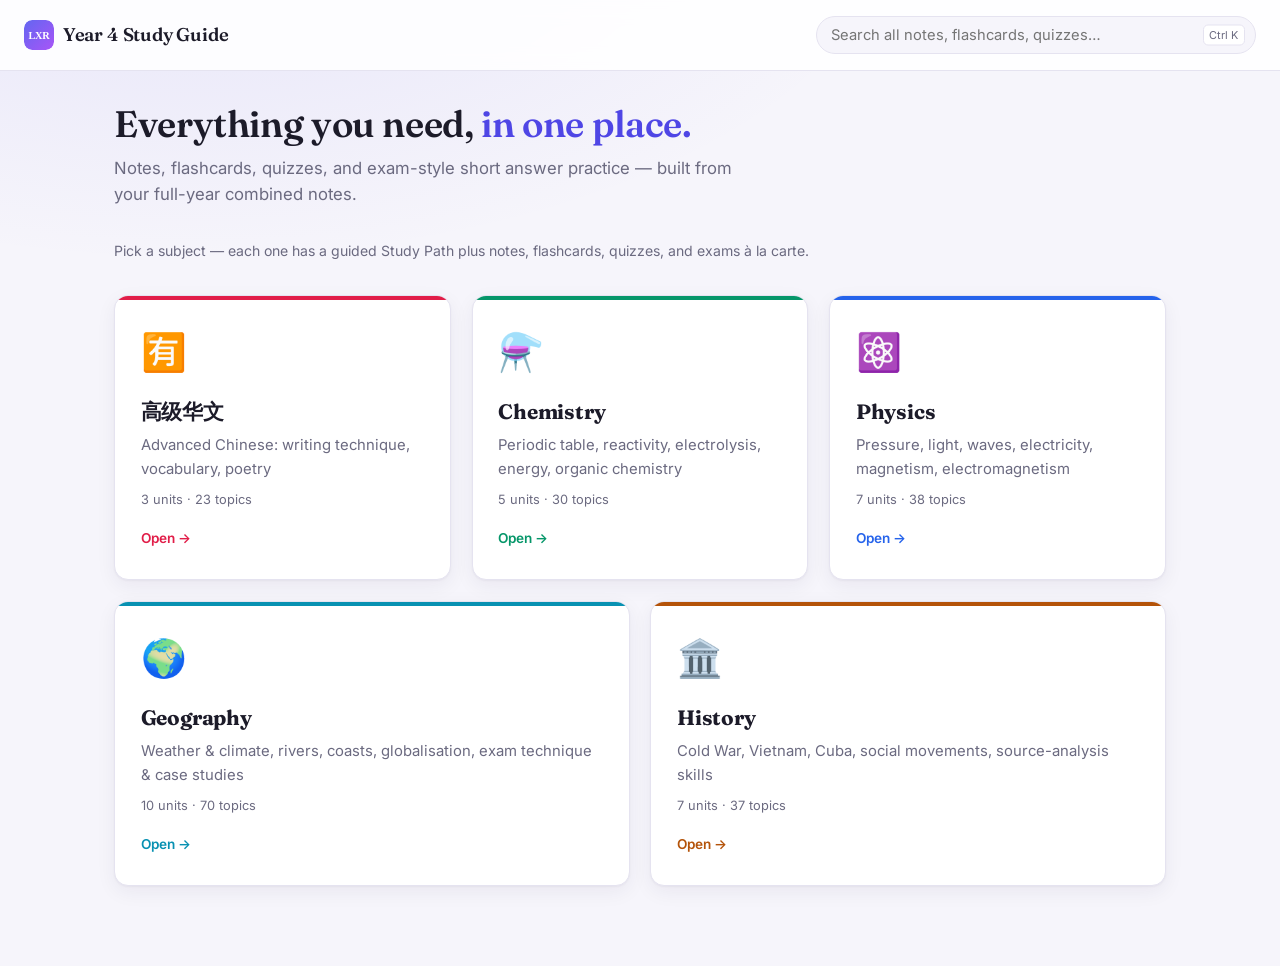
<file: index.html>
<!doctype html>
<html lang="en">
<head>
<meta charset="utf-8" />
<meta name="viewport" content="width=device-width, initial-scale=1" />
<meta name="robots" content="noindex, nofollow, noarchive, noimageindex" />
<title>Year 4 Study Guide</title>
<link rel="icon" type="image/svg+xml" href="assets/logo.svg" />
<link rel="manifest" href="manifest.webmanifest" />
<meta name="theme-color" content="#6366f1" />
<link rel="apple-touch-icon" href="assets/apple-touch-icon.png" />
<link rel="preconnect" href="https://fonts.googleapis.com" />
<link rel="preconnect" href="https://fonts.gstatic.com" crossorigin />
<link href="https://fonts.googleapis.com/css2?family=Fraunces:opsz,wght@9..144,500;9..144,600&family=Inter:wght@400;500;600;700&display=swap" rel="stylesheet" />
<link rel="stylesheet" href="assets/style.css" />
</head>
<body>
<header class="site-header">
  <a class="brand" href="index.html"><img src="assets/logo.svg" alt="" class="brand-logo" />Year 4 Study Guide</a>
</header>
<main class="container">
  <section class="hero">
    <h1>Everything you need, <span class="hero-highlight">in one place.</span></h1>
    <p>Notes, flashcards, quizzes, and exam-style short answer practice — built from your full-year combined notes.</p>
  </section>
  <section class="dash" id="dash"></section>
  <div class="subject-grid" id="subject-grid"></div>
</main>
<script src="assets/app.js"></script>
<script src="assets/srs.js"></script>
<script src="assets/home.js"></script>
</body>
</html>
</file>
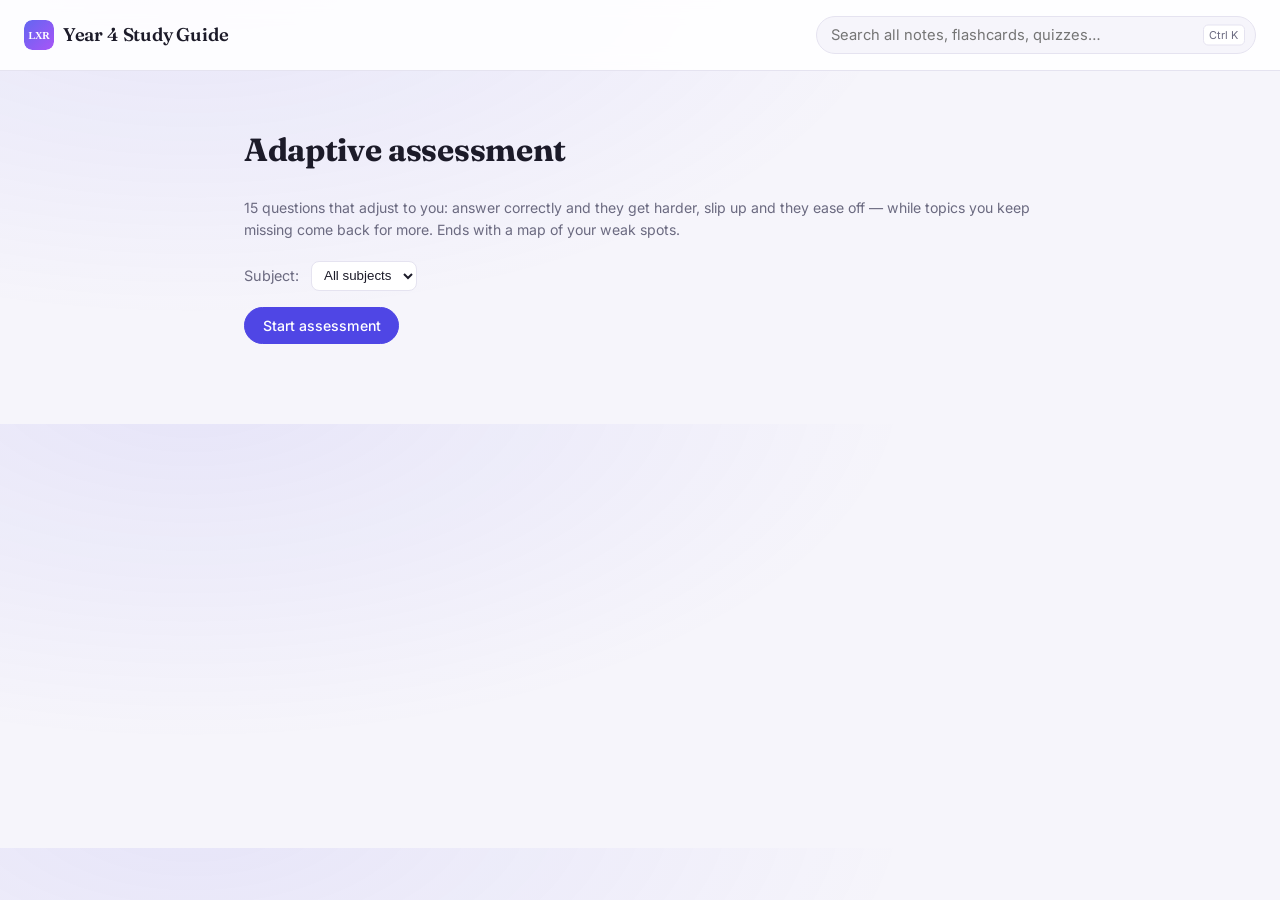
<file: assess.html>
<!doctype html>
<html lang="en">
<head>
<meta charset="utf-8" />
<meta name="viewport" content="width=device-width, initial-scale=1" />
<meta name="robots" content="noindex, nofollow, noarchive, noimageindex" />
<title>Adaptive Assessment — Year 4 Study Guide</title>
<link rel="icon" type="image/svg+xml" href="assets/logo.svg" />
<link rel="manifest" href="manifest.webmanifest" />
<meta name="theme-color" content="#6366f1" />
<link rel="apple-touch-icon" href="assets/apple-touch-icon.png" />
<link rel="preconnect" href="https://fonts.googleapis.com" />
<link rel="preconnect" href="https://fonts.gstatic.com" crossorigin />
<link href="https://fonts.googleapis.com/css2?family=Fraunces:opsz,wght@9..144,500;9..144,600&family=Inter:wght@400;500;600;700&display=swap" rel="stylesheet" />
<link rel="stylesheet" href="assets/style.css" />
</head>
<body>
<header class="site-header">
  <a class="brand" href="index.html"><img src="assets/logo.svg" alt="" class="brand-logo" />Year 4 Study Guide</a>
</header>
<main class="container container-study">
  <div id="content">
    <p class="empty-state">Loading…</p>
  </div>
</main>
<script src="assets/app.js"></script>
<script src="assets/srs.js"></script>
<script src="assets/assess.js"></script>
</body>
</html>
</file>
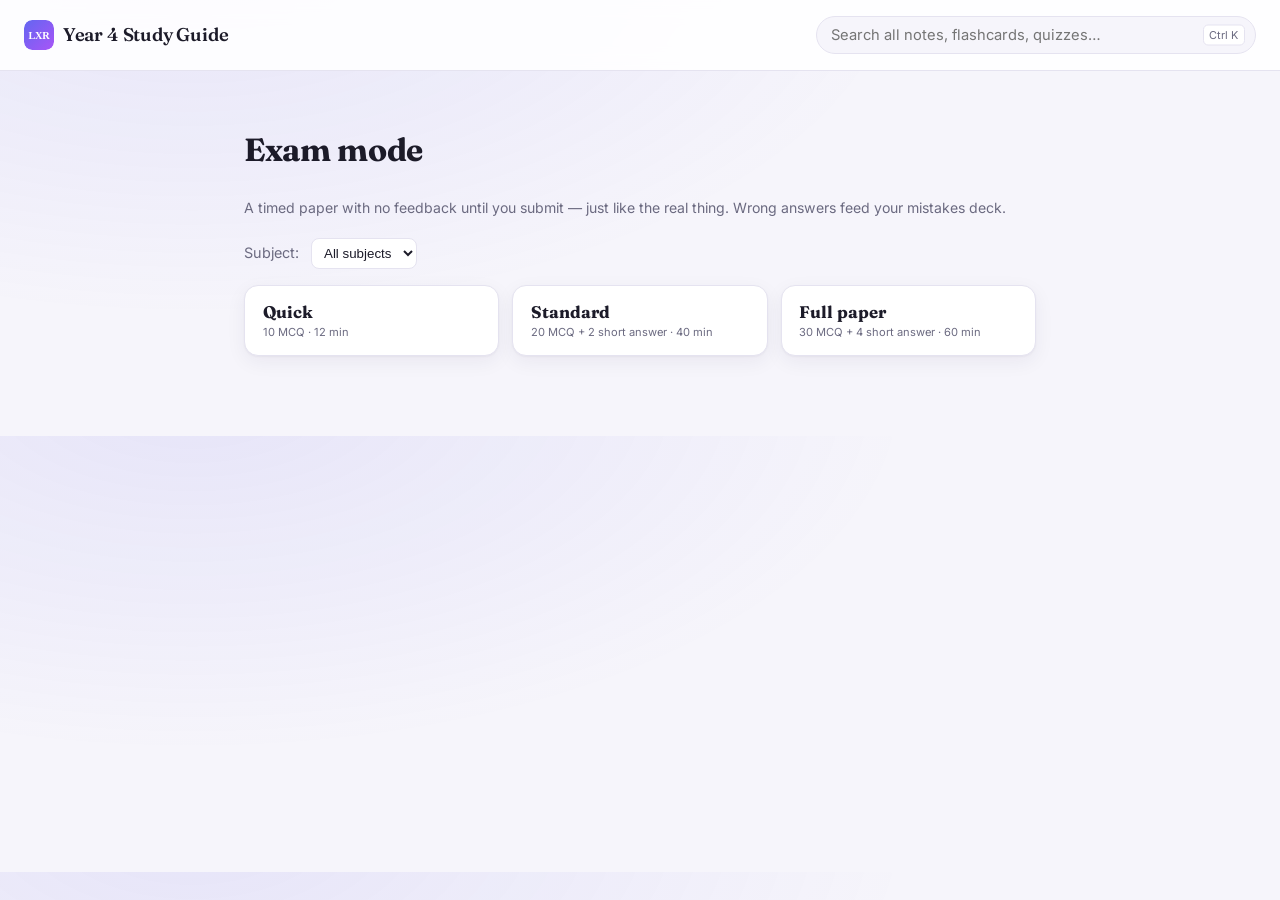
<file: exam.html>
<!doctype html>
<html lang="en">
<head>
<meta charset="utf-8" />
<meta name="viewport" content="width=device-width, initial-scale=1" />
<meta name="robots" content="noindex, nofollow, noarchive, noimageindex" />
<title>Exam Mode — Year 4 Study Guide</title>
<link rel="icon" type="image/svg+xml" href="assets/logo.svg" />
<link rel="manifest" href="manifest.webmanifest" />
<meta name="theme-color" content="#6366f1" />
<link rel="apple-touch-icon" href="assets/apple-touch-icon.png" />
<link rel="preconnect" href="https://fonts.googleapis.com" />
<link rel="preconnect" href="https://fonts.gstatic.com" crossorigin />
<link href="https://fonts.googleapis.com/css2?family=Fraunces:opsz,wght@9..144,500;9..144,600&family=Inter:wght@400;500;600;700&display=swap" rel="stylesheet" />
<link rel="stylesheet" href="assets/style.css" />
</head>
<body>
<header class="site-header">
  <a class="brand" href="index.html"><img src="assets/logo.svg" alt="" class="brand-logo" />Year 4 Study Guide</a>
</header>
<main class="container container-study">
  <div id="content">
    <p class="empty-state">Loading…</p>
  </div>
</main>
<script src="assets/app.js"></script>
<script src="assets/srs.js"></script>
<script src="assets/exam.js"></script>
</body>
</html>
</file>
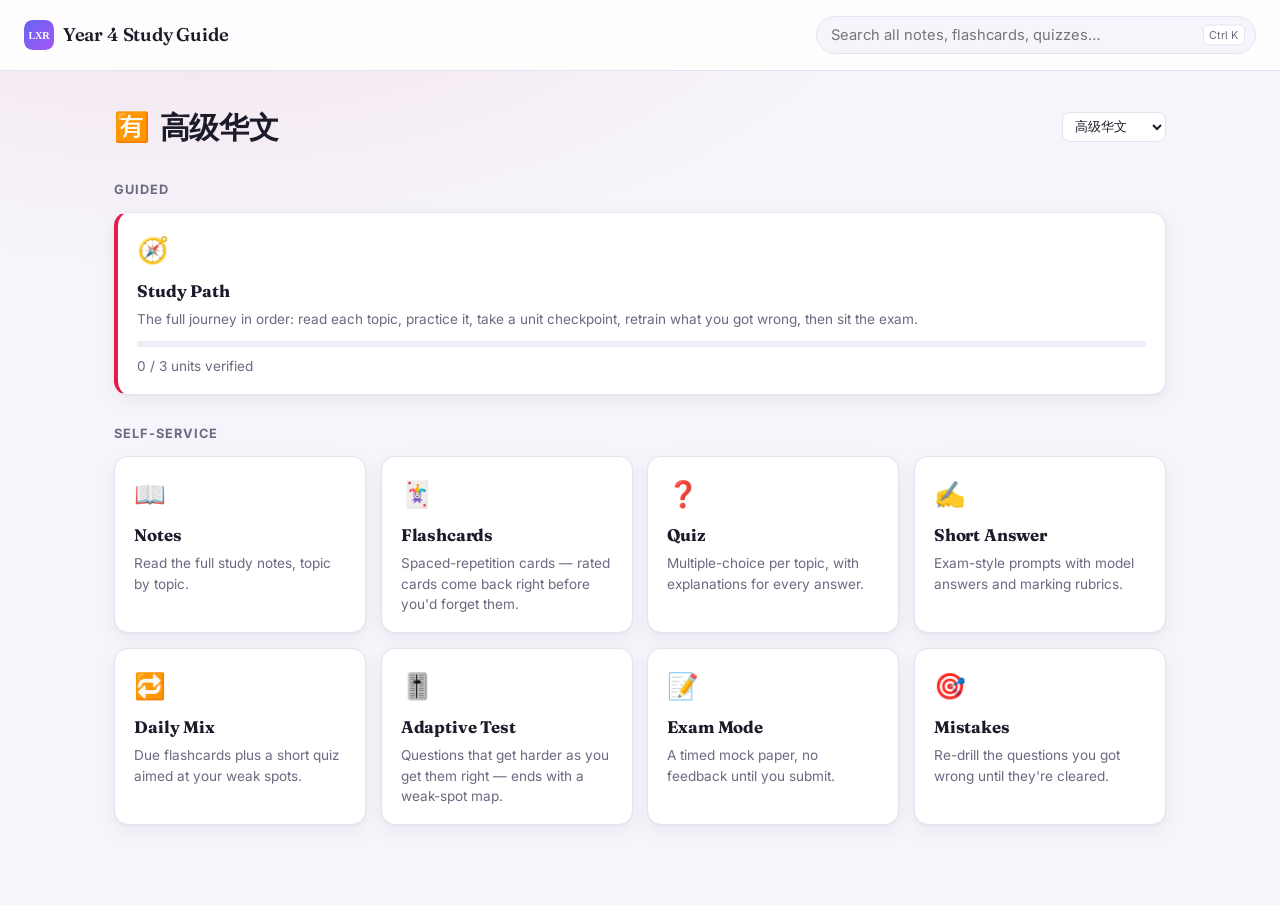
<file: hub.html>
<!doctype html>
<html lang="en">
<head>
<meta charset="utf-8" />
<meta name="viewport" content="width=device-width, initial-scale=1" />
<meta name="robots" content="noindex, nofollow, noarchive, noimageindex" />
<title>Subject Hub — Year 4 Study Guide</title>
<link rel="icon" type="image/svg+xml" href="assets/logo.svg" />
<link rel="manifest" href="manifest.webmanifest" />
<meta name="theme-color" content="#6366f1" />
<link rel="apple-touch-icon" href="assets/apple-touch-icon.png" />
<link rel="preconnect" href="https://fonts.googleapis.com" />
<link rel="preconnect" href="https://fonts.gstatic.com" crossorigin />
<link href="https://fonts.googleapis.com/css2?family=Fraunces:opsz,wght@9..144,500;9..144,600&family=Inter:wght@400;500;600;700&display=swap" rel="stylesheet" />
<link rel="stylesheet" href="assets/style.css" />
</head>
<body>
<header class="site-header">
  <a class="brand" href="index.html"><img src="assets/logo.svg" alt="" class="brand-logo" />Year 4 Study Guide</a>
</header>
<main class="container">
  <div id="content">
    <p class="empty-state">Loading…</p>
  </div>
</main>
<script src="assets/app.js"></script>
<script src="assets/srs.js"></script>
<script src="assets/hub.js"></script>
</body>
</html>
</file>
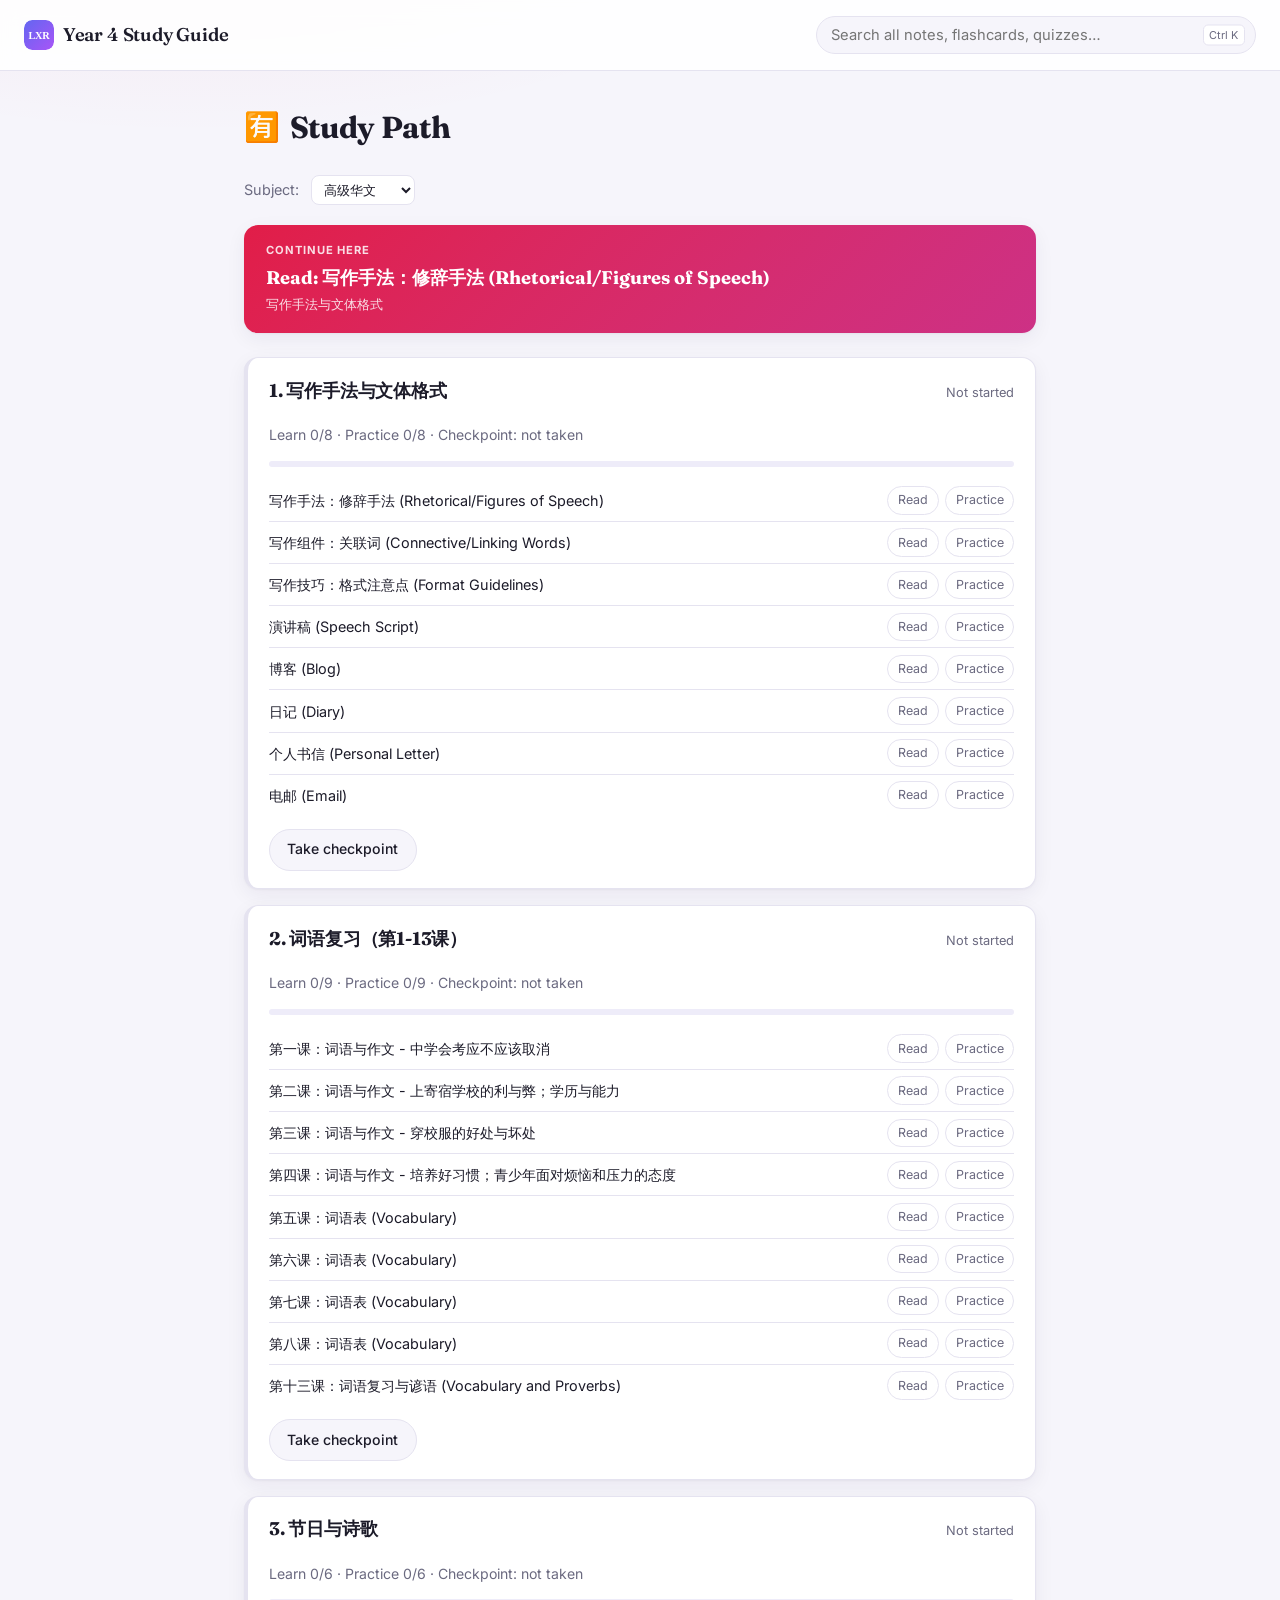
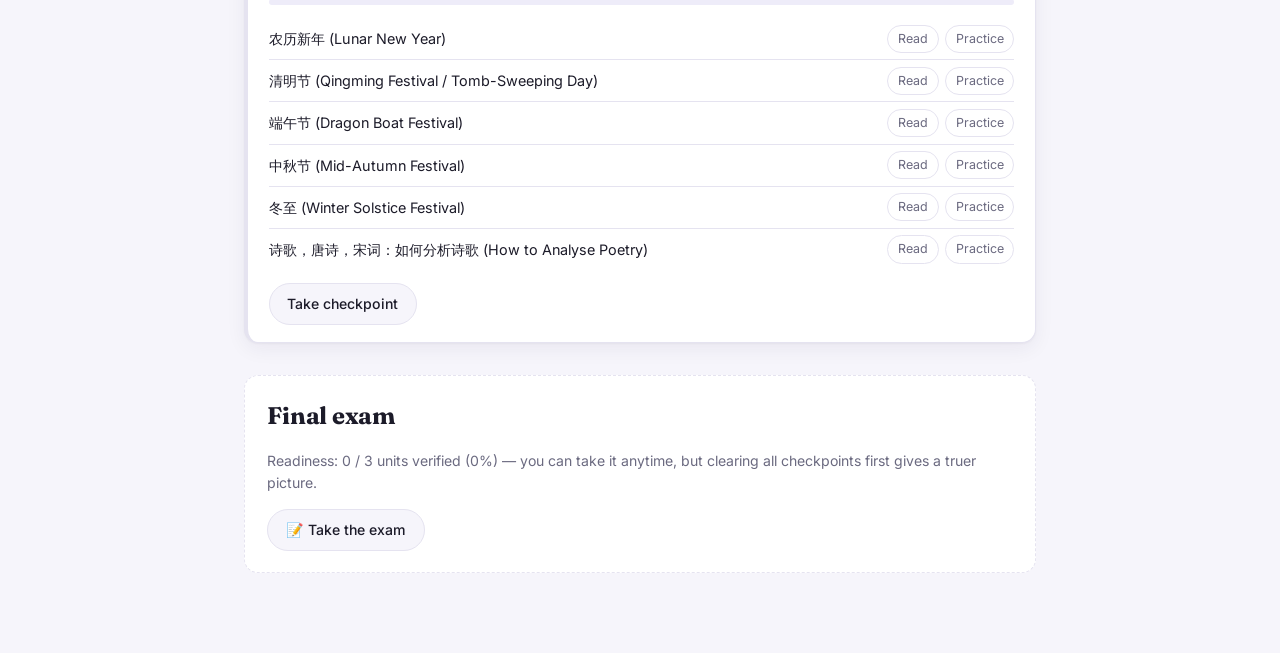
<file: path.html>
<!doctype html>
<html lang="en">
<head>
<meta charset="utf-8" />
<meta name="viewport" content="width=device-width, initial-scale=1" />
<meta name="robots" content="noindex, nofollow, noarchive, noimageindex" />
<title>Study Path — Year 4 Study Guide</title>
<link rel="icon" type="image/svg+xml" href="assets/logo.svg" />
<link rel="manifest" href="manifest.webmanifest" />
<meta name="theme-color" content="#6366f1" />
<link rel="apple-touch-icon" href="assets/apple-touch-icon.png" />
<link rel="preconnect" href="https://fonts.googleapis.com" />
<link rel="preconnect" href="https://fonts.gstatic.com" crossorigin />
<link href="https://fonts.googleapis.com/css2?family=Fraunces:opsz,wght@9..144,500;9..144,600&family=Inter:wght@400;500;600;700&display=swap" rel="stylesheet" />
<link rel="stylesheet" href="assets/style.css" />
</head>
<body>
<header class="site-header">
  <a class="brand" href="index.html"><img src="assets/logo.svg" alt="" class="brand-logo" />Year 4 Study Guide</a>
</header>
<main class="container container-study">
  <div id="content">
    <p class="empty-state">Loading…</p>
  </div>
</main>
<script src="assets/app.js"></script>
<script src="assets/srs.js"></script>
<script src="assets/path.js"></script>
</body>
</html>
</file>
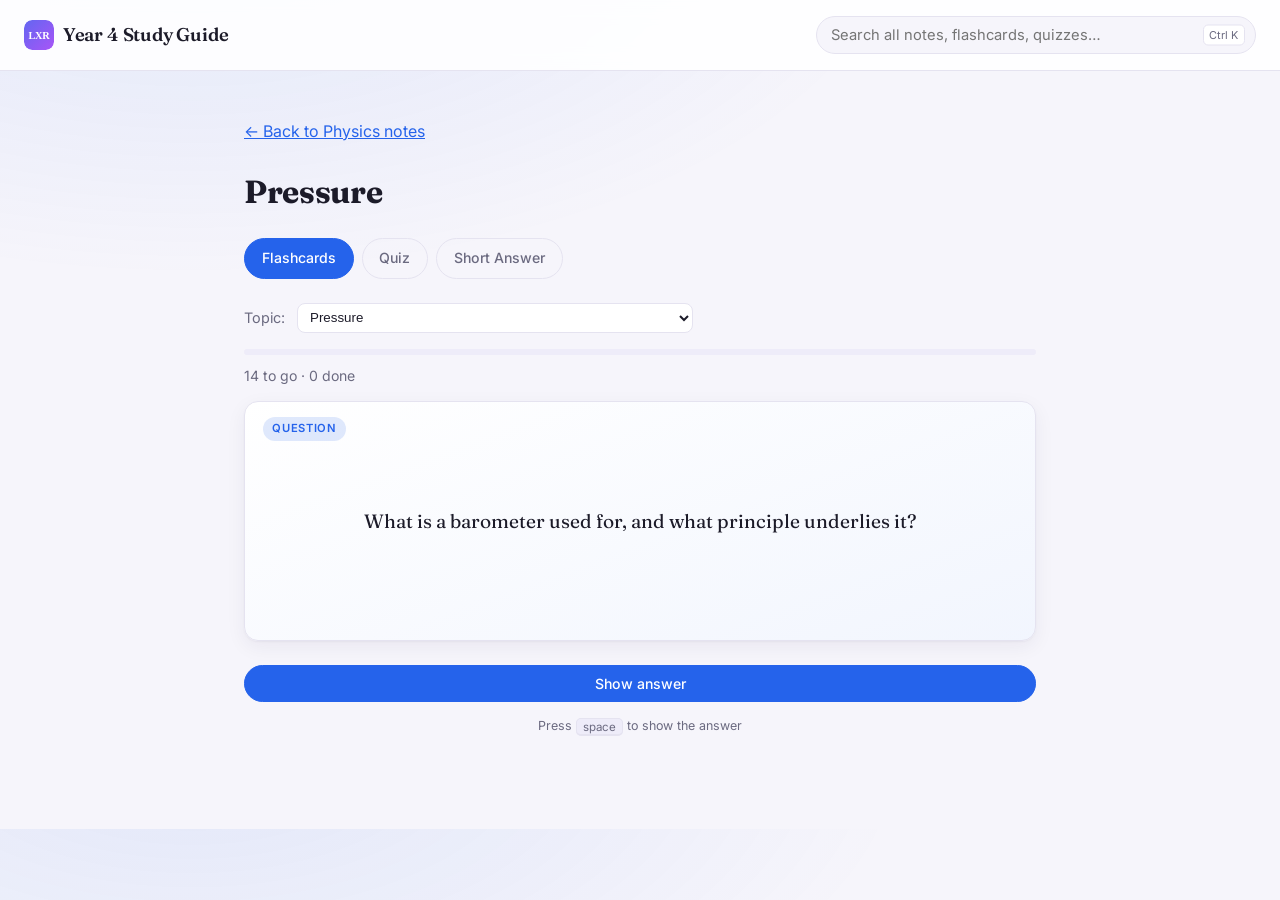
<file: practice.html>
<!doctype html>
<html lang="en">
<head>
<meta charset="utf-8" />
<meta name="viewport" content="width=device-width, initial-scale=1" />
<meta name="robots" content="noindex, nofollow, noarchive, noimageindex" />
<title>Practice — Year 4 Study Guide</title>
<link rel="icon" type="image/svg+xml" href="assets/logo.svg" />
<link rel="manifest" href="manifest.webmanifest" />
<meta name="theme-color" content="#6366f1" />
<link rel="apple-touch-icon" href="assets/apple-touch-icon.png" />
<link rel="preconnect" href="https://fonts.googleapis.com" />
<link rel="preconnect" href="https://fonts.gstatic.com" crossorigin />
<link href="https://fonts.googleapis.com/css2?family=Fraunces:opsz,wght@9..144,500;9..144,600&family=Inter:wght@400;500;600;700&display=swap" rel="stylesheet" />
<link rel="stylesheet" href="assets/style.css" />
</head>
<body>
<header class="site-header">
  <a class="brand" href="index.html"><img src="assets/logo.svg" alt="" class="brand-logo" />Year 4 Study Guide</a>
</header>
<main class="container container-study">
  <div id="content">
    <p class="empty-state">Loading…</p>
  </div>
</main>
<script src="assets/app.js"></script>
<script src="assets/srs.js"></script>
<script src="assets/practice.js"></script>
</body>
</html>
</file>
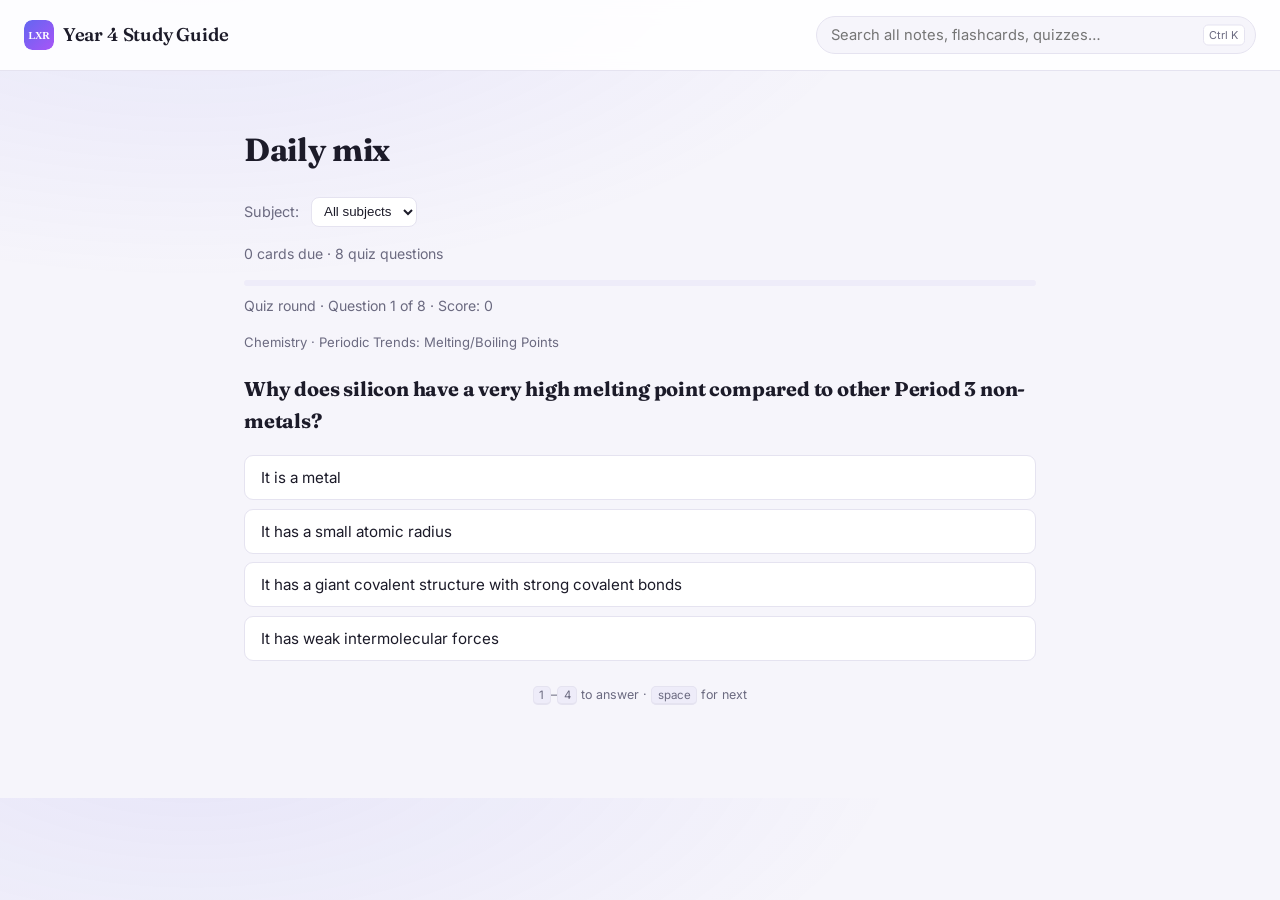
<file: review.html>
<!doctype html>
<html lang="en">
<head>
<meta charset="utf-8" />
<meta name="viewport" content="width=device-width, initial-scale=1" />
<meta name="robots" content="noindex, nofollow, noarchive, noimageindex" />
<title>Daily Mix — Year 4 Study Guide</title>
<link rel="icon" type="image/svg+xml" href="assets/logo.svg" />
<link rel="manifest" href="manifest.webmanifest" />
<meta name="theme-color" content="#6366f1" />
<link rel="apple-touch-icon" href="assets/apple-touch-icon.png" />
<link rel="preconnect" href="https://fonts.googleapis.com" />
<link rel="preconnect" href="https://fonts.gstatic.com" crossorigin />
<link href="https://fonts.googleapis.com/css2?family=Fraunces:opsz,wght@9..144,500;9..144,600&family=Inter:wght@400;500;600;700&display=swap" rel="stylesheet" />
<link rel="stylesheet" href="assets/style.css" />
</head>
<body>
<header class="site-header">
  <a class="brand" href="index.html"><img src="assets/logo.svg" alt="" class="brand-logo" />Year 4 Study Guide</a>
</header>
<main class="container container-study">
  <div id="content">
    <p class="empty-state">Loading…</p>
  </div>
</main>
<script src="assets/app.js"></script>
<script src="assets/srs.js"></script>
<script src="assets/review.js"></script>
</body>
</html>
</file>
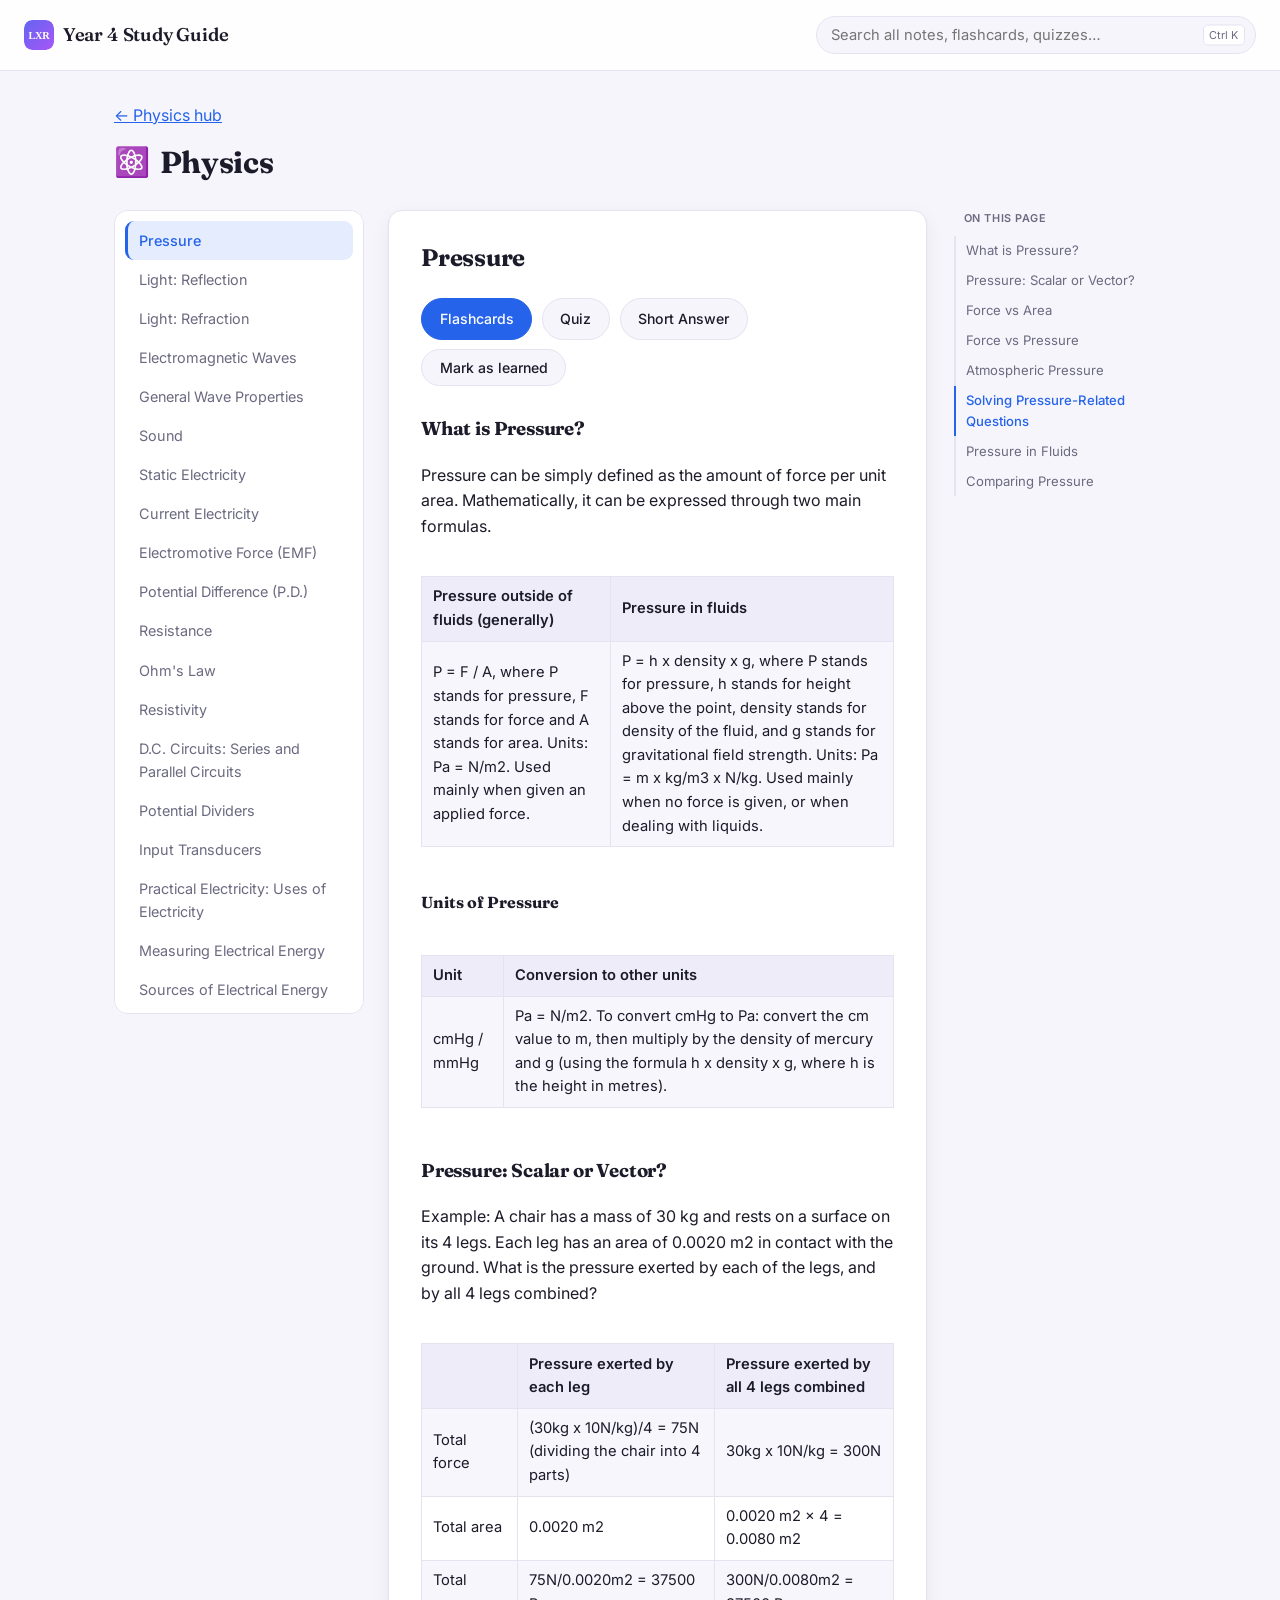
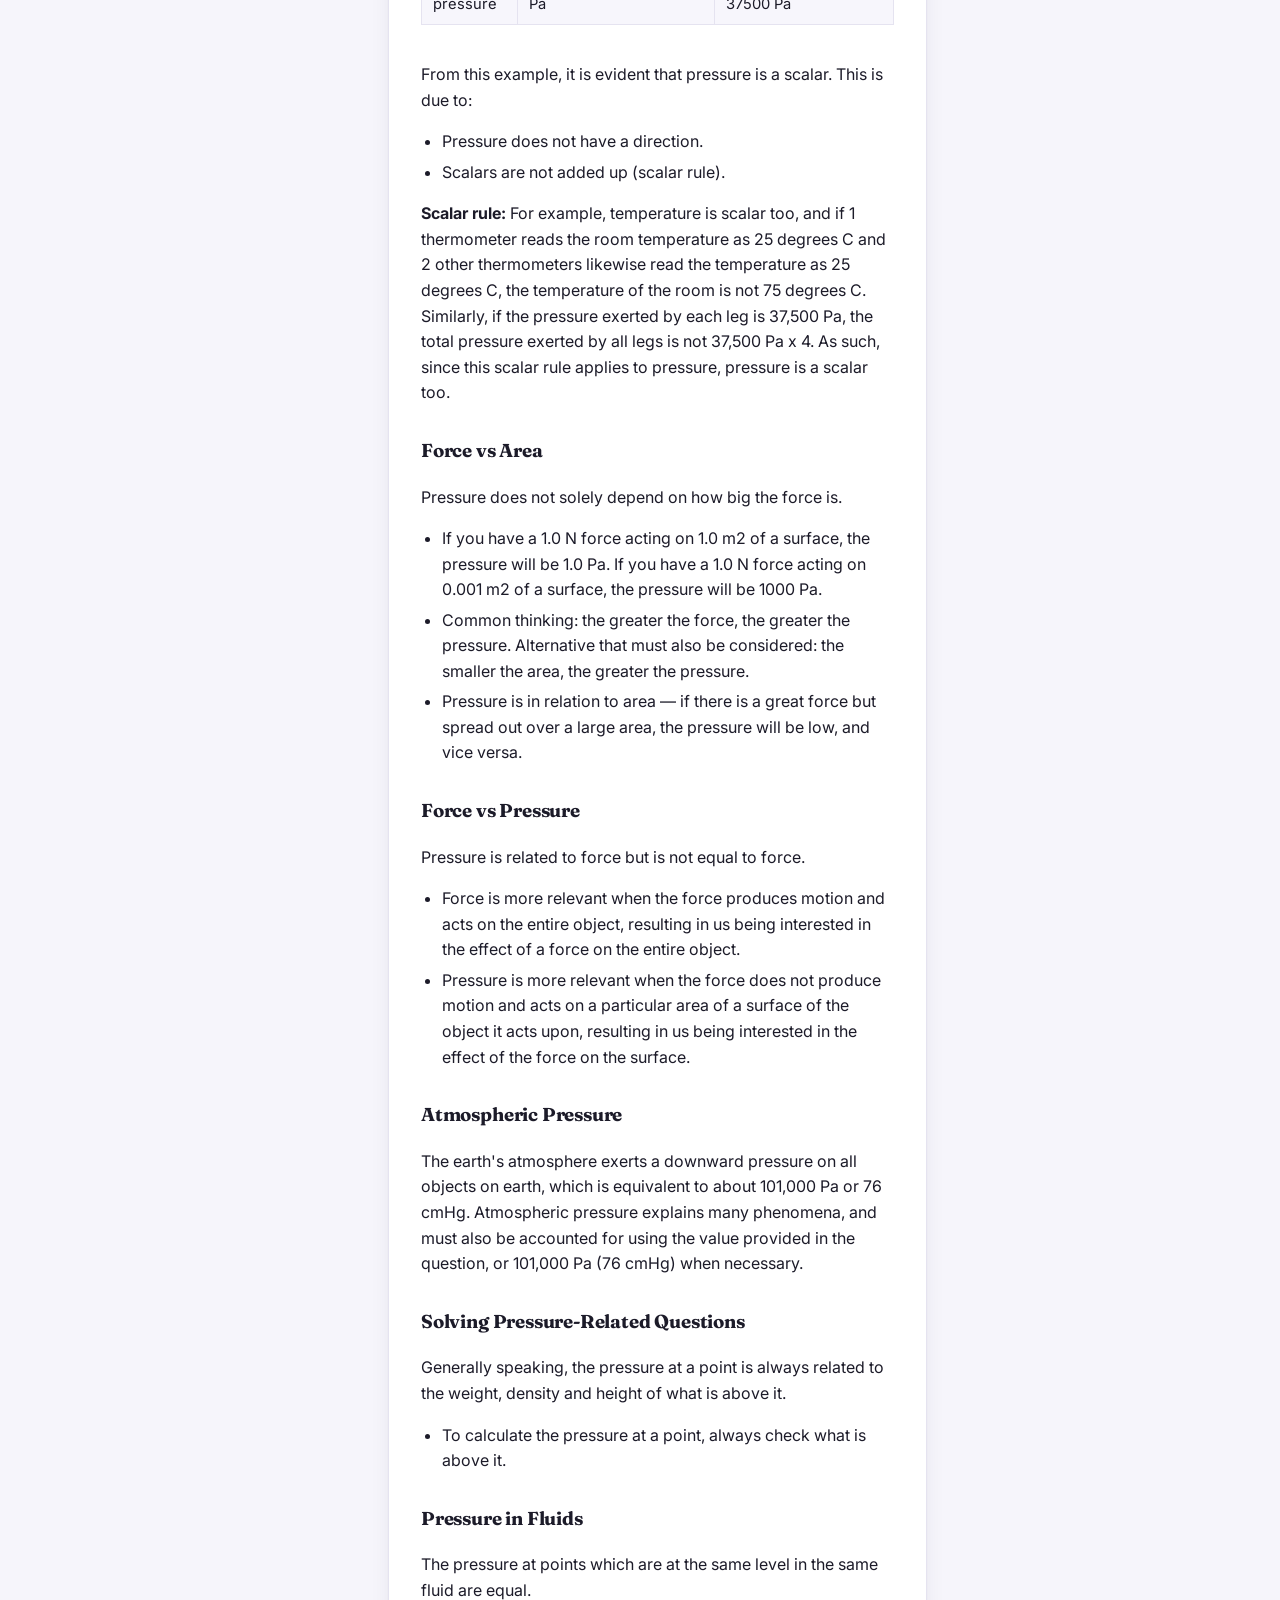
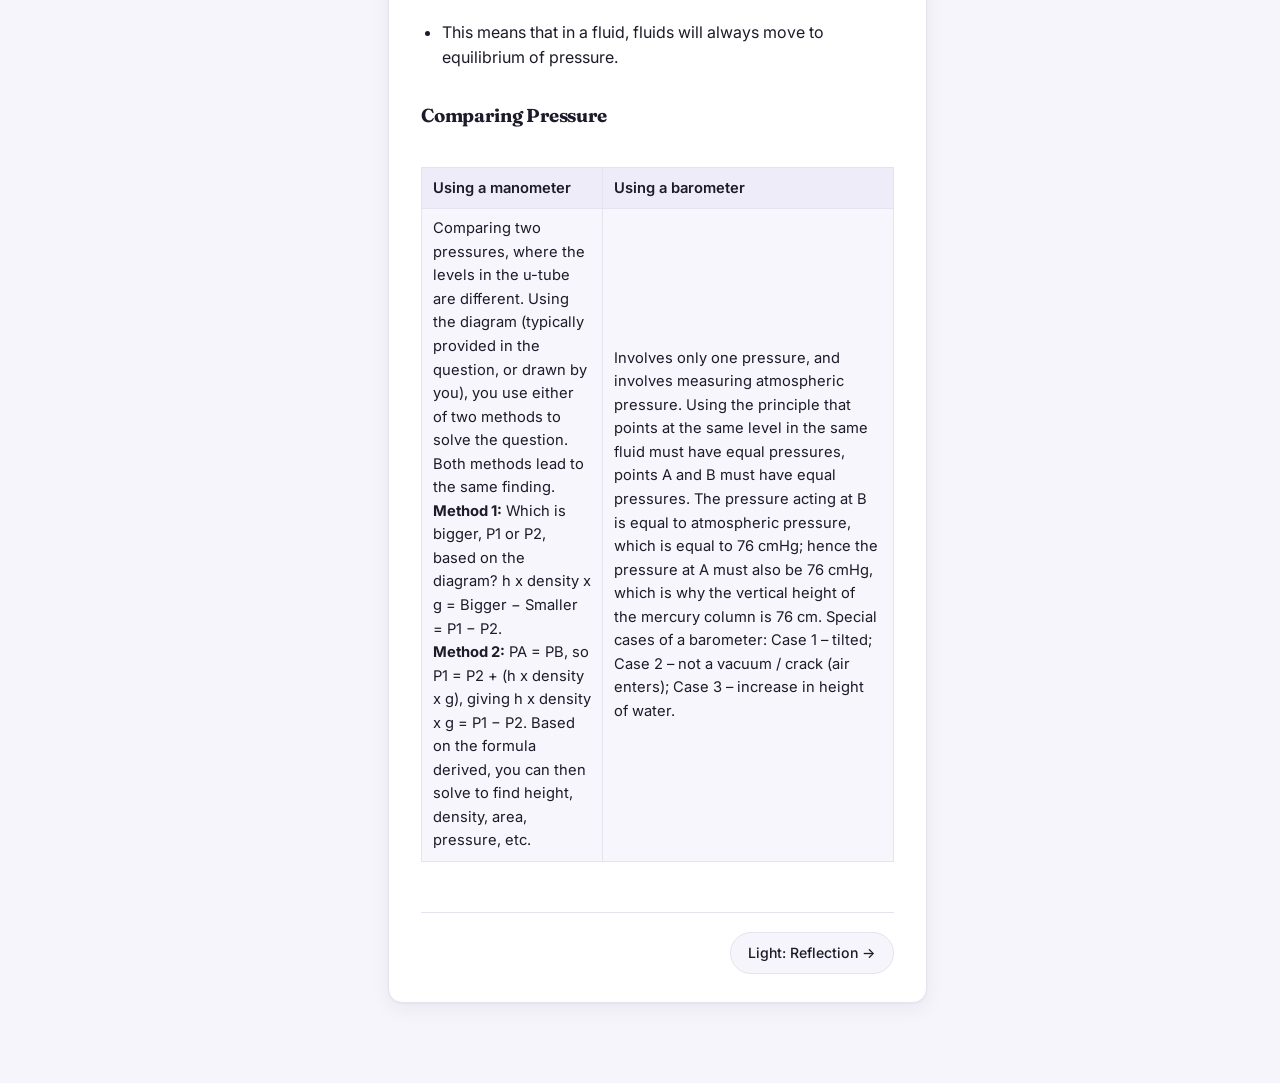
<file: subject.html>
<!doctype html>
<html lang="en">
<head>
<meta charset="utf-8" />
<meta name="viewport" content="width=device-width, initial-scale=1" />
<meta name="robots" content="noindex, nofollow, noarchive, noimageindex" />
<title>Subject — Year 4 Study Guide</title>
<link rel="icon" type="image/svg+xml" href="assets/logo.svg" />
<link rel="manifest" href="manifest.webmanifest" />
<meta name="theme-color" content="#6366f1" />
<link rel="apple-touch-icon" href="assets/apple-touch-icon.png" />
<link rel="preconnect" href="https://fonts.googleapis.com" />
<link rel="preconnect" href="https://fonts.gstatic.com" crossorigin />
<link href="https://fonts.googleapis.com/css2?family=Fraunces:opsz,wght@9..144,500;9..144,600&family=Inter:wght@400;500;600;700&display=swap" rel="stylesheet" />
<link rel="stylesheet" href="assets/style.css" />
</head>
<body>
<header class="site-header">
  <a class="brand" href="index.html"><img src="assets/logo.svg" alt="" class="brand-logo" />Year 4 Study Guide</a>
</header>
<main class="container">
  <div id="content">
    <p class="empty-state">Loading…</p>
  </div>
</main>
<script src="assets/app.js"></script>
<script src="assets/srs.js"></script>
<script src="assets/notes.js"></script>
</body>
</html>
</file>
<file: assets/style.css>
:root {
  --bg: #f6f5fb;
  --bg-soft: #eeecf9;
  --bg-elevated: #ffffff;
  --text: #1c1b29;
  --text-muted: #6b6a80;
  --border: #e5e3f0;
  --accent: #4f46e5;
  --accent-text: #ffffff;
  --good: #16a34a;
  --bad: #dc2626;
  --radius: 14px;
  --radius-sm: 9px;
  --shadow: 0 1px 2px rgba(30, 20, 60, 0.04), 0 6px 20px rgba(30, 20, 60, 0.06);
  --shadow-hover: 0 10px 30px rgba(30, 20, 60, 0.12);
  --font-display: "Fraunces", Georgia, serif;
  --font-body: "Inter", -apple-system, "Segoe UI", Roboto, Helvetica, Arial, sans-serif;
  font-family: var(--font-body);
}

@media (prefers-color-scheme: dark) {
  :root {
    --bg: #131320;
    --bg-soft: #1a1a2c;
    --bg-elevated: #1c1c2e;
    --text: #eeeef7;
    --text-muted: #a6a5bd;
    --border: #2c2c42;
    --accent: #9490f0;
    --accent-text: #14141f;
    --good: #4ade80;
    --bad: #f87171;
    --shadow: 0 1px 2px rgba(0, 0, 0, 0.2), 0 6px 24px rgba(0, 0, 0, 0.35);
    --shadow-hover: 0 12px 32px rgba(0, 0, 0, 0.45);
  }
}

* { box-sizing: border-box; }

select { max-width: 100%; }

html { scroll-behavior: smooth; }

body {
  margin: 0;
  background:
    radial-gradient(1200px 600px at 15% -10%, color-mix(in srgb, var(--accent) 10%, transparent), transparent 60%),
    var(--bg);
  color: var(--text);
  line-height: 1.6;
  transition: background 0.25s ease;
}

a { color: var(--accent); }

h1, h2, h3, .brand { font-family: var(--font-display); letter-spacing: -0.01em; }

header.site-header {
  display: flex;
  align-items: center;
  justify-content: space-between;
  gap: 1rem;
  padding: 1rem 1.5rem;
  background: color-mix(in srgb, var(--bg-elevated) 88%, transparent);
  backdrop-filter: blur(10px);
  border-bottom: 1px solid var(--border);
  position: sticky;
  top: 0;
  z-index: 10;
  flex-wrap: wrap;
  row-gap: 0.7rem;
}
@media (max-width: 560px) {
  header.site-header { padding: 0.8rem 1rem; }
}

header.site-header .brand {
  display: flex;
  align-items: center;
  gap: 0.55rem;
  font-weight: 600;
  text-decoration: none;
  color: var(--text);
  font-size: 1.15rem;
  white-space: nowrap;
}
.brand-logo { width: 30px; height: 30px; border-radius: 8px; flex-shrink: 0; }

#global-search {
  width: 100%;
  padding: 0.55rem 0.9rem;
  border-radius: 999px;
  border: 1px solid var(--border);
  background: var(--bg);
  color: var(--text);
  font-size: 0.92rem;
  font-family: var(--font-body);
  transition: border-color 0.15s ease, box-shadow 0.15s ease;
}
#global-search:focus {
  outline: none;
  border-color: var(--accent);
  box-shadow: 0 0 0 3px color-mix(in srgb, var(--accent) 18%, transparent);
}

#search-results {
  position: absolute;
  top: 100%;
  left: 0;
  right: 0;
  margin-top: 0.5rem;
  background: var(--bg-elevated);
  border: 1px solid var(--border);
  border-radius: var(--radius);
  box-shadow: var(--shadow-hover);
  max-height: 60vh;
  overflow-y: auto;
  display: none;
}
#search-results.open { display: block; }
#search-results a {
  display: flex;
  align-items: center;
  gap: 0.6rem;
  padding: 0.6rem 0.9rem;
  text-decoration: none;
  color: var(--text);
  border-bottom: 1px solid var(--border);
  font-size: 0.9rem;
}
#search-results a:last-child { border-bottom: none; }
#search-results a:hover { background: var(--bg-soft); }
#search-results small { color: var(--text-muted); display: block; font-weight: 400; }
.result-icon { font-size: 1.1rem; flex-shrink: 0; }
.search-wrap { position: relative; flex: 1; max-width: 440px; }
@media (max-width: 560px) {
  .search-wrap { flex-basis: 100%; max-width: 100%; order: 3; }
}

main.container {
  max-width: 1100px;
  margin: 0 auto;
  padding: 2rem 1.5rem 5rem;
}
@media (max-width: 560px) {
  main.container { padding: 1.25rem 1rem 3.5rem; }
}

.hero { max-width: 640px; margin-bottom: 2rem; }
.hero h1 { font-size: clamp(1.6rem, 5vw, 2.3rem); font-weight: 600; margin: 0 0 0.6rem; line-height: 1.15; }
.hero-highlight { color: var(--accent); }
.hero p { color: var(--text-muted); font-size: clamp(0.92rem, 2.5vw, 1.05rem); margin: 0; }

.subject-grid {
  display: grid;
  grid-template-columns: repeat(auto-fit, minmax(230px, 1fr));
  gap: 1.1rem;
}
/* balanced 3 + 2 bento layout for the five subjects on desktop */
@media (min-width: 900px) {
  .subject-grid { grid-template-columns: repeat(6, 1fr); gap: 1.3rem; }
  .subject-grid .subject-card { grid-column: span 2; padding: 1.7rem 1.6rem 1.8rem; }
  .subject-grid .subject-card:nth-last-child(-n + 2) { grid-column: span 3; }
  .subject-grid .subject-icon { font-size: 2.3rem; margin-bottom: 0.8rem; }
  .subject-grid .subject-card h3 { font-size: 1.3rem; }
  .subject-grid .subject-card p { font-size: 0.93rem; }
}
.card-meta {
  display: block;
  color: var(--text-muted);
  font-size: 0.8rem;
  margin: -0.4rem 0 0.9rem;
}

.subject-card {
  position: relative;
  display: block;
  background: var(--bg-elevated);
  border: 1px solid var(--border);
  border-radius: var(--radius);
  padding: 1.4rem 1.4rem 1.6rem;
  text-decoration: none;
  color: var(--text);
  box-shadow: var(--shadow);
  transition: transform 0.2s ease, box-shadow 0.2s ease, border-color 0.2s ease;
  overflow: hidden;
}
.subject-card::before {
  content: "";
  position: absolute;
  inset: 0 auto auto 0;
  width: 100%;
  height: 4px;
  background: var(--card-accent, var(--accent));
}
.subject-card:hover {
  transform: translateY(-4px);
  box-shadow: var(--shadow-hover);
  border-color: color-mix(in srgb, var(--card-accent, var(--accent)) 40%, var(--border));
}
.subject-icon { font-size: 1.8rem; display: block; margin-bottom: 0.6rem; }
.subject-card h3 { margin: 0 0 0.4rem; font-size: 1.15rem; }
.subject-card p { margin: 0 0 0.9rem; color: var(--text-muted); font-size: 0.9rem; }
.card-arrow { font-size: 0.85rem; font-weight: 600; color: var(--card-accent, var(--accent)); }

.subject-heading { display: flex; align-items: center; gap: 0.6rem; margin-bottom: 1.5rem; flex-wrap: wrap; }
.subject-heading-icon { font-size: 1.8rem; }
.subject-heading h1 { margin: 0; font-size: 1.9rem; }

.layout {
  display: grid;
  grid-template-columns: 260px 1fr;
  gap: 1.5rem;
  align-items: start;
}
@media (max-width: 800px) {
  .layout { grid-template-columns: 1fr; }
}

nav.sidebar {
  background: var(--bg-elevated);
  border: 1px solid var(--border);
  border-radius: var(--radius);
  padding: 0.6rem;
  position: sticky;
  top: 5rem;
  max-height: calc(100vh - 6rem);
  overflow-y: auto;
}
nav.sidebar a {
  display: block;
  padding: 0.5rem 0.7rem;
  border-radius: var(--radius-sm);
  text-decoration: none;
  color: var(--text-muted);
  font-size: 0.9rem;
  border-left: 3px solid transparent;
  transition: background 0.12s ease, color 0.12s ease;
}
nav.sidebar a:hover { background: var(--bg-soft); color: var(--text); }
nav.sidebar a.active {
  background: color-mix(in srgb, var(--accent) 12%, transparent);
  color: var(--accent);
  border-left-color: var(--accent);
  font-weight: 500;
}

@media (max-width: 800px) {
  nav.sidebar {
    position: static;
    max-height: none;
    display: flex;
    gap: 0.4rem;
    overflow-x: auto;
    -webkit-overflow-scrolling: touch;
    scrollbar-width: thin;
  }
  nav.sidebar a {
    flex-shrink: 0;
    white-space: nowrap;
    border: 1px solid var(--border);
    border-left: 1px solid var(--border);
    border-radius: 999px;
    padding: 0.4rem 0.85rem;
  }
  nav.sidebar a.active { border-color: var(--accent); border-left-color: var(--accent); }
}

.topic-panel {
  background: var(--bg-elevated);
  border: 1px solid var(--border);
  border-radius: var(--radius);
  padding: 1.75rem 2rem;
  box-shadow: var(--shadow);
}
.topic-panel h2 { margin-top: 0; font-size: 1.5rem; }
@media (max-width: 560px) {
  .topic-panel { padding: 1.25rem 1.1rem; }
  .topic-panel h2 { font-size: 1.3rem; }
}

.table-scroll { overflow-x: auto; margin: 1.2em 0; -webkit-overflow-scrolling: touch; }
.table-scroll table { margin: 0; }

.practice-buttons {
  display: flex;
  gap: 0.6rem;
  flex-wrap: wrap;
  margin: 1rem 0 1.75rem;
}

.btn {
  display: inline-block;
  padding: 0.55rem 1.1rem;
  border-radius: 999px;
  border: 1px solid var(--border);
  background: var(--bg);
  color: var(--text);
  text-decoration: none;
  font-size: 0.88rem;
  font-weight: 500;
  font-family: var(--font-body);
  cursor: pointer;
  transition: transform 0.12s ease, box-shadow 0.12s ease, background 0.12s ease;
}
.btn:hover { transform: translateY(-1px); box-shadow: var(--shadow); }
.btn.primary { background: var(--accent); color: var(--accent-text); border-color: var(--accent); }
.btn:disabled { opacity: 0.5; cursor: default; transform: none; box-shadow: none; }

.notes-body h3, .notes-body h4 { margin-top: 1.6em; font-family: var(--font-display); }
.notes-body h3:first-child, .notes-body h4:first-child { margin-top: 0; }
.notes-body ul { padding-left: 1.3em; }
.notes-body li { margin-bottom: 0.3em; }
.notes-body strong { color: var(--text); }
.notes-body table { border-collapse: collapse; width: 100%; min-width: 420px; margin: 1.2em 0; font-size: 0.92rem; }
.notes-body th, .notes-body td { border: 1px solid var(--border); padding: 0.55em 0.75em; text-align: left; }
.notes-body th { background: var(--bg-soft); font-family: var(--font-body); font-weight: 600; }
.notes-body tr:nth-child(even) td { background: color-mix(in srgb, var(--bg-soft) 45%, transparent); }

.mode-tabs { display: flex; gap: 0.5rem; margin-bottom: 1.5rem; flex-wrap: wrap; }
.mode-tabs a {
  padding: 0.5rem 1.05rem;
  border-radius: 999px;
  border: 1px solid var(--border);
  text-decoration: none;
  color: var(--text-muted);
  font-size: 0.88rem;
  font-weight: 500;
  transition: background 0.12s ease, color 0.12s ease, border-color 0.12s ease;
}
.mode-tabs a:hover { border-color: var(--accent); color: var(--text); }
.mode-tabs a.active { background: var(--accent); color: var(--accent-text); border-color: var(--accent); }

.flashcard-wrap { perspective: 1400px; margin-bottom: 1.5rem; }
.flashcard {
  position: relative;
  background: linear-gradient(160deg, var(--bg-elevated), color-mix(in srgb, var(--accent) 6%, var(--bg-elevated)));
  border: 1px solid var(--border);
  border-radius: var(--radius);
  box-shadow: var(--shadow);
  min-height: 240px;
  display: flex;
  align-items: center;
  justify-content: center;
  text-align: center;
  padding: 2.5rem 2rem;
  font-size: 1.2rem;
  font-family: var(--font-display);
  cursor: pointer;
  user-select: none;
  transition: transform 0.2s ease, box-shadow 0.2s ease;
}
.flashcard:hover { box-shadow: var(--shadow-hover); transform: translateY(-2px); }
@media (max-width: 560px) {
  .flashcard { min-height: 190px; padding: 1.75rem 1.25rem; font-size: 1.05rem; }
}
.flashcard .label {
  position: absolute;
  top: 0.9rem;
  left: 1.1rem;
  font-size: 0.7rem;
  font-family: var(--font-body);
  color: var(--accent);
  background: color-mix(in srgb, var(--accent) 14%, transparent);
  padding: 0.2rem 0.6rem;
  border-radius: 999px;
  text-transform: uppercase;
  letter-spacing: 0.06em;
  font-weight: 600;
}

.deck-controls, .quiz-controls { display: flex; justify-content: space-between; align-items: center; gap: 1rem; flex-wrap: wrap; }
@media (max-width: 560px) {
  .deck-controls { gap: 0.5rem; }
  .deck-controls .btn { flex: 1 1 auto; text-align: center; padding: 0.6rem 0.5rem; font-size: 0.82rem; }
}
.progress-text { color: var(--text-muted); font-size: 0.88rem; margin-bottom: 0.9rem; }

.progress-bar { height: 6px; border-radius: 999px; background: var(--bg-soft); overflow: hidden; margin-bottom: 0.6rem; }
.progress-bar > div { height: 100%; background: var(--accent); border-radius: 999px; transition: width 0.25s ease; }

.quiz-question { margin-bottom: 1.5rem; }
.quiz-question h3 { margin-bottom: 1.1rem; font-size: 1.25rem; }
.choice {
  display: block;
  width: 100%;
  text-align: left;
  padding: 0.75rem 1rem;
  margin-bottom: 0.55rem;
  border-radius: var(--radius-sm);
  border: 1px solid var(--border);
  background: var(--bg-elevated);
  color: var(--text);
  cursor: pointer;
  font-size: 0.95rem;
  font-family: var(--font-body);
  transition: border-color 0.12s ease, background 0.12s ease, transform 0.1s ease;
}
.choice:hover:not(:disabled) { border-color: var(--accent); transform: translateX(2px); }
.choice.correct { border-color: var(--good); background: color-mix(in srgb, var(--good) 15%, var(--bg-elevated)); }
.choice.incorrect { border-color: var(--bad); background: color-mix(in srgb, var(--bad) 15%, var(--bg-elevated)); }
.choice:disabled { cursor: default; }
.explanation { margin-top: 0.7rem; padding: 0.85rem 1rem; background: var(--bg-soft); border-radius: var(--radius-sm); font-size: 0.9rem; color: var(--text-muted); border-left: 3px solid var(--accent); }

.short-answer textarea {
  width: 100%;
  min-height: 150px;
  padding: 0.9rem;
  border-radius: var(--radius-sm);
  border: 1px solid var(--border);
  background: var(--bg-elevated);
  color: var(--text);
  font-family: var(--font-body);
  font-size: 0.95rem;
  resize: vertical;
  transition: border-color 0.15s ease, box-shadow 0.15s ease;
}
.short-answer textarea:focus {
  outline: none;
  border-color: var(--accent);
  box-shadow: 0 0 0 3px color-mix(in srgb, var(--accent) 15%, transparent);
}
.rubric { margin-top: 1.1rem; padding: 1.1rem 1.3rem; background: var(--bg-soft); border-radius: var(--radius); border-left: 3px solid var(--accent); }
.rubric strong { font-family: var(--font-display); }
.rubric ul { margin: 0.5em 0 0; }

.empty-state { color: var(--text-muted); text-align: center; padding: 3rem 1rem; }

.score-summary { text-align: center; padding: 2.5rem 1rem; }
.score-summary .big { font-size: 2.8rem; font-weight: 600; font-family: var(--font-display); color: var(--accent); }

/* ---- homepage dashboard ---- */
.dash { margin-bottom: 2rem; }
.stat-row {
  display: grid;
  grid-template-columns: repeat(auto-fit, minmax(150px, 1fr));
  gap: 0.8rem;
  margin-bottom: 1rem;
}
.stat-card {
  display: block;
  background: var(--bg-elevated);
  border: 1px solid var(--border);
  border-radius: var(--radius);
  padding: 0.9rem 1.1rem;
  text-decoration: none;
  color: var(--text);
  box-shadow: var(--shadow);
  transition: border-color 0.15s ease, transform 0.15s ease;
}
a.stat-card:hover { border-color: var(--accent); transform: translateY(-2px); }
.stat-big { display: block; font-size: 1.7rem; font-weight: 600; font-family: var(--font-display); color: var(--accent); line-height: 1.2; }
.stat-label { color: var(--text-muted); font-size: 0.82rem; }
.dash-actions { display: flex; gap: 0.6rem; flex-wrap: wrap; align-items: center; }

.streak-bar {
  display: flex;
  align-items: center;
  gap: 0.8rem;
  flex-wrap: wrap;
  background: var(--bg-elevated);
  border: 1px solid var(--border);
  border-radius: var(--radius);
  padding: 0.7rem 1.1rem;
  box-shadow: var(--shadow);
  margin-bottom: 1rem;
}
.streak-bar .stat-big { font-size: 1.4rem; }
.streak-bar .activity-strip { margin: 0 0 0 auto; }

.mode-grid {
  display: grid;
  grid-template-columns: repeat(auto-fit, minmax(220px, 1fr));
  gap: 0.9rem;
}
.mode-card {
  display: block;
  background: var(--bg-elevated);
  border: 1px solid var(--border);
  border-radius: var(--radius);
  padding: 1.1rem 1.2rem;
  text-decoration: none;
  color: var(--text);
  box-shadow: var(--shadow);
  transition: transform 0.15s ease, box-shadow 0.15s ease, border-color 0.15s ease;
}
.mode-card:hover { transform: translateY(-3px); box-shadow: var(--shadow-hover); border-color: var(--accent); }
.mode-icon { font-size: 1.6rem; display: block; margin-bottom: 0.4rem; }
.mode-card h3 { margin: 0 0 0.3rem; font-size: 1.05rem; }
.mode-card p { margin: 0; color: var(--text-muted); font-size: 0.85rem; line-height: 1.5; }
.mode-card { position: relative; }

.hub-section {
  font-size: 0.8rem;
  text-transform: uppercase;
  letter-spacing: 0.08em;
  color: var(--text-muted);
  font-family: var(--font-body);
  font-weight: 700;
  margin: 1.8rem 0 0.7rem;
}
.guided-card {
  display: block;
  border-left: 4px solid var(--accent);
}
.weak-chips { display: flex; gap: 0.5rem; flex-wrap: wrap; }
.weak-chips a {
  padding: 0.35rem 0.8rem;
  border-radius: 999px;
  border: 1px solid color-mix(in srgb, var(--bad) 45%, var(--border));
  color: var(--bad);
  text-decoration: none;
  font-size: 0.85rem;
  font-weight: 500;
  background: color-mix(in srgb, var(--bad) 7%, transparent);
}
.weak-chips a:hover { background: color-mix(in srgb, var(--bad) 14%, transparent); }
.due-badge {
  position: absolute;
  top: 0.9rem;
  right: 0.9rem;
  background: color-mix(in srgb, var(--card-accent, var(--accent)) 14%, var(--bg-elevated));
  color: var(--card-accent, var(--accent));
  font-size: 0.72rem;
  font-weight: 600;
  padding: 0.15rem 0.55rem;
  border-radius: 999px;
}

/* ---- spaced-repetition rating buttons ---- */
.rating-buttons {
  display: grid;
  grid-template-columns: repeat(4, 1fr);
  gap: 0.5rem;
}
.rate {
  display: flex;
  flex-direction: column;
  align-items: center;
  gap: 0.05rem;
  padding: 0.6rem 0.3rem;
  border-radius: var(--radius-sm);
  border: 1px solid var(--border);
  background: var(--bg-elevated);
  cursor: pointer;
  font-family: var(--font-body);
  font-weight: 600;
  font-size: 0.9rem;
  transition: border-color 0.12s ease, transform 0.1s ease, background 0.12s ease;
}
.rate small { font-weight: 400; font-size: 0.72rem; color: var(--text-muted); }
.rate:hover { border-color: currentColor; transform: translateY(-1px); }
.rate-again { color: var(--bad); }
.rate-hard { color: #d97706; }
.rate-good { color: var(--accent); }
.rate-easy { color: var(--good); }
@media (prefers-color-scheme: dark) {
  .rate-hard { color: #fbbf24; }
}

/* ---- bottom tab bar (mobile only) ---- */
.tabbar {
  display: none;
  position: fixed;
  bottom: 0;
  left: 0;
  right: 0;
  z-index: 20;
  background: color-mix(in srgb, var(--bg-elevated) 94%, transparent);
  backdrop-filter: blur(10px);
  border-top: 1px solid var(--border);
  padding-bottom: env(safe-area-inset-bottom);
}
.tabbar a {
  flex: 1;
  display: flex;
  flex-direction: column;
  align-items: center;
  gap: 0.1rem;
  padding: 0.45rem 0.2rem 0.55rem;
  text-decoration: none;
  color: var(--text-muted);
  font-size: 0.68rem;
  font-weight: 500;
  position: relative;
}
.tabbar a span { font-size: 1.25rem; line-height: 1.2; }
.tabbar a.active { color: var(--accent); }
.tab-badge {
  position: absolute;
  top: 0.2rem;
  right: calc(50% - 1.6rem);
  background: var(--bad);
  color: #fff;
  font-size: 0.62rem;
  font-weight: 700;
  min-width: 1rem;
  text-align: center;
  padding: 0.05rem 0.3rem;
  border-radius: 999px;
}
@media (max-width: 560px) {
  .tabbar { display: flex; }
  main.container { padding-bottom: calc(4.5rem + env(safe-area-inset-bottom)); }
}

/* search result snippets */
.result-snippet { display: block; color: var(--text-muted); font-weight: 400; margin: 0.1rem 0; }
.result-snippet mark, mark {
  background: color-mix(in srgb, var(--accent) 25%, transparent);
  color: inherit;
  border-radius: 3px;
  padding: 0 2px;
}

/* subject/topic context labels on review cards and questions */
.card-context {
  position: absolute;
  top: 0.9rem;
  right: 1.1rem;
  max-width: 55%;
  overflow: hidden;
  text-overflow: ellipsis;
  white-space: nowrap;
  font-size: 0.72rem;
  font-family: var(--font-body);
  color: var(--text-muted);
}
.card-source { color: var(--text-muted); font-size: 0.82rem; margin: 0 0 0.5rem; }

/* ---- exam mode ---- */
.preset-row {
  display: grid;
  grid-template-columns: repeat(auto-fit, minmax(160px, 1fr));
  gap: 0.8rem;
  margin-top: 1rem;
}
.preset {
  display: flex;
  flex-direction: column;
  gap: 0.2rem;
  align-items: flex-start;
  text-align: left;
  background: var(--bg-elevated);
  border: 1px solid var(--border);
  border-radius: var(--radius);
  padding: 1rem 1.1rem;
  cursor: pointer;
  font-family: var(--font-body);
  color: var(--text);
  box-shadow: var(--shadow);
  transition: border-color 0.15s ease, transform 0.15s ease;
}
.preset:hover { border-color: var(--accent); transform: translateY(-2px); }
.preset strong { font-family: var(--font-display); font-size: 1.05rem; }
.preset small { color: var(--text-muted); }
.exam-bar {
  position: sticky;
  top: 4.2rem;
  z-index: 5;
  display: flex;
  align-items: center;
  justify-content: space-between;
  gap: 0.8rem;
  background: var(--bg-elevated);
  border: 1px solid var(--border);
  border-radius: 999px;
  padding: 0.45rem 0.6rem 0.45rem 1.1rem;
  margin-bottom: 1rem;
  box-shadow: var(--shadow);
}
#exam-timer { font-weight: 700; font-variant-numeric: tabular-nums; font-size: 1.05rem; }
@media (max-width: 560px) {
  /* during an exam the timer bar owns the top of the screen */
  body.exam-running header.site-header { position: static; }
  body.exam-running .exam-bar { top: 0.5rem; }
}
#exam-timer.low { color: var(--bad); }
.palette { display: flex; flex-wrap: wrap; gap: 0.35rem; margin: 0 0 1.2rem; }
.palette button {
  min-width: 2.2rem;
  height: 2.2rem;
  border-radius: 8px;
  border: 1px solid var(--border);
  background: var(--bg-elevated);
  color: var(--text);
  cursor: pointer;
  font-size: 0.8rem;
  font-family: var(--font-body);
}
.palette button.answered { background: color-mix(in srgb, var(--accent) 18%, var(--bg-elevated)); border-color: var(--accent); }
.palette button.current { outline: 2px solid var(--accent); outline-offset: 1px; }
.choice.selected { border-color: var(--accent); background: color-mix(in srgb, var(--accent) 12%, var(--bg-elevated)); }
.exam-history { list-style: none; padding: 0; margin: 0.5rem 0 0; }
.exam-history li {
  display: flex;
  justify-content: space-between;
  gap: 1rem;
  padding: 0.55rem 0.2rem;
  border-bottom: 1px solid var(--border);
  font-size: 0.9rem;
}
.review-item {
  background: var(--bg-elevated);
  border: 1px solid var(--border);
  border-left: 3px solid var(--border);
  border-radius: var(--radius);
  padding: 1rem 1.2rem;
  margin-bottom: 0.8rem;
}
.review-item.right { border-left-color: var(--good); }
.review-item.wrong { border-left-color: var(--bad); }
.review-item h3 { margin: 0.2rem 0 0.6rem; font-size: 1.05rem; }
.rubric-check { display: flex; gap: 0.5rem; align-items: flex-start; margin: 0.35rem 0; font-size: 0.9rem; cursor: pointer; }
.rubric-check input { margin-top: 0.2rem; }

/* ---- desktop polish ---- */
main.container-study { max-width: 840px; }

.kbd-hints { display: none; color: var(--text-muted); font-size: 0.78rem; text-align: center; margin-top: 0.9rem; }
@media (min-width: 800px) and (hover: hover) {
  .kbd-hints { display: block; }
}
kbd {
  font-family: var(--font-body);
  font-size: 0.72rem;
  background: var(--bg-soft);
  border: 1px solid var(--border);
  border-bottom-width: 2px;
  border-radius: 5px;
  padding: 0.05rem 0.35rem;
}

.search-kbd {
  display: none;
  position: absolute;
  right: 0.7rem;
  top: 50%;
  transform: translateY(-50%);
  pointer-events: none;
  color: var(--text-muted);
  font-size: 0.68rem;
  border: 1px solid var(--border);
  border-radius: 5px;
  padding: 0.05rem 0.35rem;
  background: var(--bg-elevated);
}
@media (min-width: 800px) {
  .search-kbd { display: block; }
}

/* "On this page" mini-TOC (wide screens only) */
.toc { display: none; }
@media (min-width: 1150px) {
  .layout.has-toc { grid-template-columns: 250px minmax(0, 1fr) 215px; }
  .toc {
    display: block;
    position: sticky;
    top: 5rem;
    max-height: calc(100vh - 6rem);
    overflow-y: auto;
    font-size: 0.82rem;
    padding-left: 0.2rem;
  }
  .toc-title {
    text-transform: uppercase;
    letter-spacing: 0.05em;
    font-size: 0.68rem;
    font-weight: 600;
    color: var(--text-muted);
    margin-bottom: 0.5rem;
    padding-left: 0.6rem;
  }
  .toc a {
    display: block;
    padding: 0.28rem 0.6rem;
    color: var(--text-muted);
    text-decoration: none;
    border-left: 2px solid var(--border);
    border-radius: 0 6px 6px 0;
  }
  .toc a:hover { color: var(--text); background: var(--bg-soft); }
  .toc a.active { color: var(--accent); border-left-color: var(--accent); font-weight: 500; }
}
.notes-body h3, .notes-body h4 { scroll-margin-top: 5.5rem; }

.topic-nav-row {
  display: flex;
  justify-content: space-between;
  gap: 0.8rem;
  margin-top: 2rem;
  padding-top: 1.2rem;
  border-top: 1px solid var(--border);
}
.topic-nav-row .btn { max-width: 48%; overflow: hidden; text-overflow: ellipsis; white-space: nowrap; }
@media (max-width: 560px) {
  .topic-nav-row { flex-direction: column; }
  .topic-nav-row .btn { max-width: 100%; }
}

.activity-strip { display: flex; gap: 3px; margin-top: 0.5rem; }
.activity-strip i {
  width: 10px;
  height: 10px;
  border-radius: 3px;
  background: var(--bg-soft);
  border: 1px solid var(--border);
}
.activity-strip i.l1 { background: color-mix(in srgb, var(--accent) 30%, var(--bg-soft)); border-color: transparent; }
.activity-strip i.l2 { background: color-mix(in srgb, var(--accent) 60%, var(--bg-soft)); border-color: transparent; }
.activity-strip i.l3 { background: var(--accent); border-color: transparent; }

/* ---- study path ---- */
.continue-banner {
  display: block;
  background: linear-gradient(135deg, var(--accent), color-mix(in srgb, var(--accent) 65%, #a855f7));
  color: var(--accent-text);
  border-radius: var(--radius);
  padding: 1.1rem 1.4rem;
  text-decoration: none;
  margin-bottom: 1.5rem;
  box-shadow: var(--shadow);
  transition: transform 0.15s ease, box-shadow 0.15s ease;
}
.continue-banner:hover { transform: translateY(-2px); box-shadow: var(--shadow-hover); }
.continue-kicker {
  display: block;
  font-size: 0.7rem;
  text-transform: uppercase;
  letter-spacing: 0.08em;
  font-weight: 700;
  opacity: 0.85;
  margin-bottom: 0.15rem;
}
.continue-banner strong { display: block; font-family: var(--font-display); font-size: 1.15rem; }
.continue-banner small { display: block; opacity: 0.85; margin-top: 0.15rem; }

.unit-card {
  background: var(--bg-elevated);
  border: 1px solid var(--border);
  border-left: 4px solid var(--border);
  border-radius: var(--radius);
  padding: 1.1rem 1.3rem;
  margin-bottom: 1rem;
  box-shadow: var(--shadow);
}
.unit-card.status-verified { border-left-color: var(--good); }
.unit-card.status-needs-work { border-left-color: var(--bad); }
.unit-card.status-in-progress { border-left-color: var(--accent); }
.unit-head { display: flex; justify-content: space-between; align-items: baseline; gap: 0.8rem; flex-wrap: wrap; }
.unit-head h3 { margin: 0 0 0.3rem; font-size: 1.15rem; }
.unit-status { font-size: 0.8rem; color: var(--text-muted); white-space: nowrap; }

.path-topics { list-style: none; padding: 0; margin: 0.8rem 0 0; }
.path-topic {
  display: flex;
  justify-content: space-between;
  align-items: center;
  gap: 0.8rem;
  padding: 0.4rem 0;
  border-bottom: 1px solid var(--border);
  font-size: 0.9rem;
}
.path-topic:last-child { border-bottom: none; }
.path-topic.weak .path-topic-title { color: var(--bad); font-weight: 500; }
.path-topic-steps { display: flex; gap: 0.4rem; flex-shrink: 0; }
.path-topic-steps a {
  text-decoration: none;
  font-size: 0.78rem;
  padding: 0.2rem 0.6rem;
  border-radius: 999px;
  border: 1px solid var(--border);
  color: var(--text-muted);
}
.path-topic-steps a:hover { border-color: var(--accent); color: var(--text); }
.path-topic-steps a.done {
  border-color: color-mix(in srgb, var(--good) 50%, var(--border));
  color: var(--good);
  background: color-mix(in srgb, var(--good) 8%, transparent);
}
@media (max-width: 560px) {
  .path-topic-steps a { padding: 0.55rem 0.9rem; font-size: 0.82rem; }
  .path-topic { padding: 0.55rem 0; }
}

.remediation {
  margin-top: 0.9rem;
  padding: 0.9rem 1rem;
  background: color-mix(in srgb, var(--bad) 7%, transparent);
  border: 1px solid color-mix(in srgb, var(--bad) 30%, var(--border));
  border-radius: var(--radius-sm);
  font-size: 0.9rem;
}

.final-exam-block {
  margin-top: 2rem;
  padding: 1.3rem 1.4rem;
  background: var(--bg-elevated);
  border: 1px dashed var(--border);
  border-radius: var(--radius);
}
.final-exam-block.ready { border: 1px solid var(--good); }
.final-exam-block h2 { margin: 0 0 0.4rem; }

.learn-mark.done {
  border-color: color-mix(in srgb, var(--good) 55%, var(--border));
  color: var(--good);
  background: color-mix(in srgb, var(--good) 8%, transparent);
}

/* ---- adaptive assessment ---- */
.level-chip {
  display: inline-block;
  margin-left: 0.5rem;
  padding: 0.1rem 0.65rem;
  border-radius: 999px;
  font-size: 0.75rem;
  font-weight: 600;
  vertical-align: middle;
}
.level-1 { background: color-mix(in srgb, var(--good) 16%, transparent); color: var(--good); }
.level-2 { background: color-mix(in srgb, var(--accent) 16%, transparent); color: var(--accent); }
.level-3 { background: color-mix(in srgb, var(--bad) 16%, transparent); color: var(--bad); }

/* ---- Chinese card helpers ---- */
.speak-btn {
  position: absolute;
  bottom: 0.7rem;
  right: 0.9rem;
  border: none;
  background: transparent;
  font-size: 1.25rem;
  cursor: pointer;
  padding: 0.2rem;
}
.pinyin-mask { filter: blur(4px); cursor: pointer; transition: filter 0.15s ease; }
.pinyin-mask.revealed { filter: none; }
.pinyin-toggle {
  margin-left: 0.6rem;
  padding: 0.15rem 0.6rem;
  border-radius: 999px;
  border: 1px solid var(--border);
  background: var(--bg-elevated);
  color: var(--text-muted);
  font-size: 0.75rem;
  cursor: pointer;
  font-family: var(--font-body);
}
.pinyin-toggle:hover { border-color: var(--accent); color: var(--text); }
</file>
